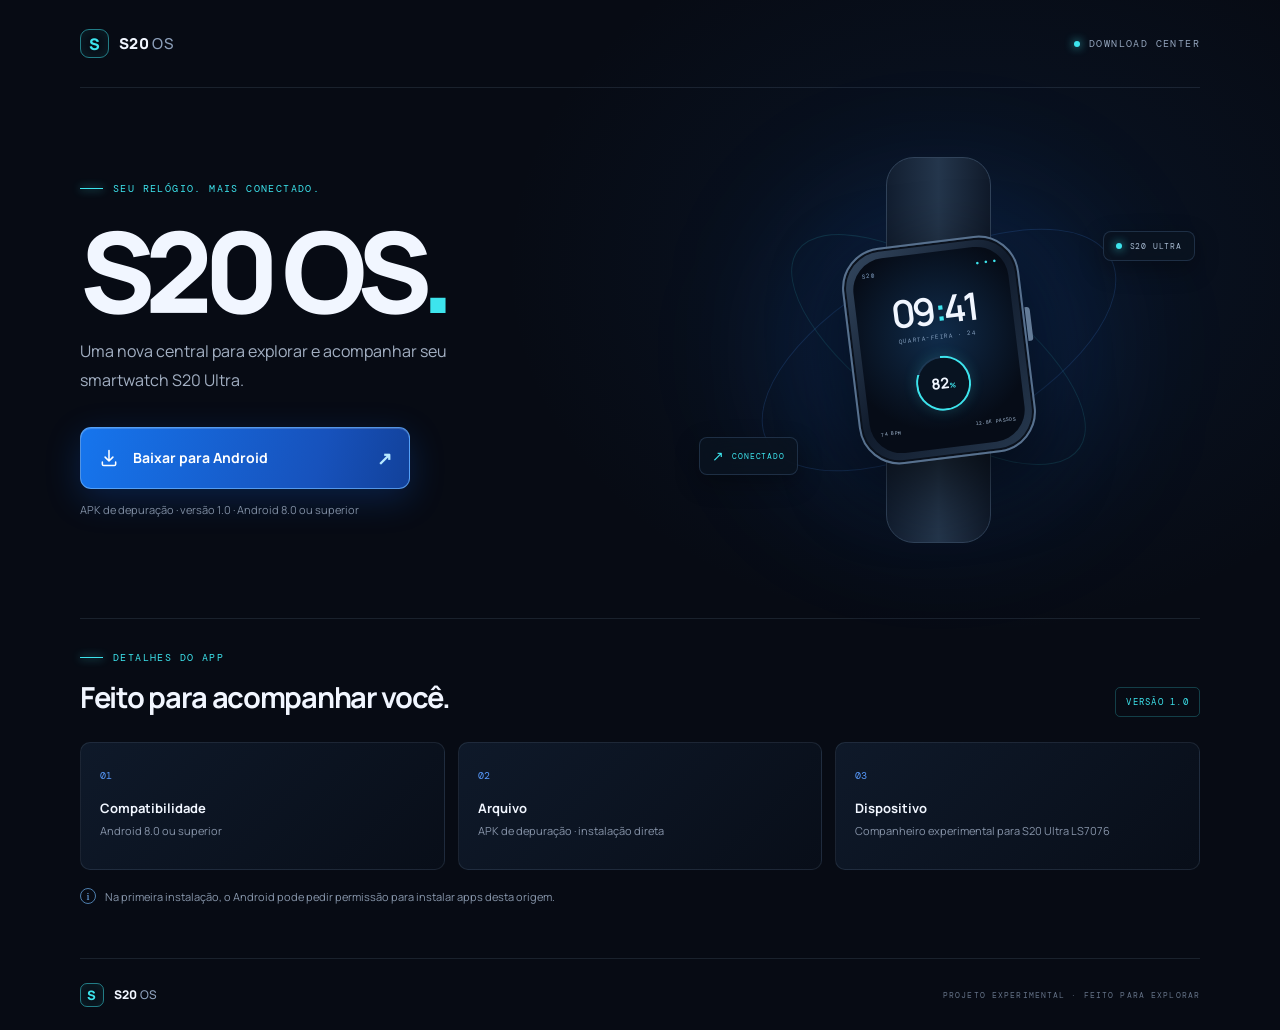
<file: index.html>
<!doctype html>
<html lang="pt-BR">
  <head>
    <meta charset="utf-8">
    <meta name="viewport" content="width=device-width, initial-scale=1">
    <meta name="theme-color" content="#070b14">
    <meta name="description" content="Baixe o S20 OS para Android e conheça a versão mais recente do aplicativo.">
    <title>S20 OS Download Center</title>
    <link rel="stylesheet" href="styles.css">
  </head>
  <body>
    <main class="page-shell">
      <header class="topbar" aria-label="S20 OS">
        <a class="brand" href="#inicio" aria-label="S20 OS, início">
          <span class="brand-mark" aria-hidden="true">S</span>
          <span>S20 <span class="brand-light">OS</span></span>
        </a>
        <span class="topbar-label"><span class="status-dot"></span> DOWNLOAD CENTER</span>
      </header>

      <section class="hero" id="inicio" aria-labelledby="page-title">
        <div class="hero-copy">
          <p class="eyebrow"><span class="eyebrow-line"></span> SEU RELÓGIO. MAIS CONECTADO.</p>
          <h1 id="page-title">S20 OS<span class="title-period">.</span></h1>
          <p class="intro">Uma nova central para explorar e acompanhar seu smartwatch S20 Ultra.</p>
          <a class="download-button" href="https://github.com/ahg259940-arch/S20-OS/releases/latest/download/s20-os.apk">
            <svg aria-hidden="true" viewBox="0 0 24 24" fill="none">
              <path d="M12 3.75v11.5m0 0 4.25-4.25M12 15.25l-4.25-4.25M4.75 16.5v2.25c0 .83.67 1.5 1.5 1.5h11.5c.83 0 1.5-.67 1.5-1.5V16.5" stroke="currentColor" stroke-width="1.7" stroke-linecap="round" stroke-linejoin="round"/>
            </svg>
            <span>Baixar para Android</span>
            <span class="button-arrow" aria-hidden="true">↗</span>
          </a>
          <p class="download-note">APK de depuração · versão 1.0 · Android 8.0 ou superior</p>
        </div>

        <div class="device-art" aria-hidden="true">
          <div class="orbit orbit-one"></div>
          <div class="orbit orbit-two"></div>
          <div class="device-glow"></div>
          <div class="watch-strap strap-top"></div>
          <div class="watch-strap strap-bottom"></div>
          <div class="watch-case">
            <div class="watch-screen">
              <div class="screen-top"><span>S20</span><span class="screen-signal">● ● ●</span></div>
              <div class="watch-time">09<span>:</span>41</div>
              <div class="watch-date">QUARTA-FEIRA · 24</div>
              <div class="watch-ring"><span>82<small>%</small></span></div>
              <div class="screen-bottom"><span>74 BPM</span><span>12.8K PASSOS</span></div>
            </div>
          </div>
          <div class="floating-chip chip-top"><span class="chip-pulse"></span> S20 ULTRA</div>
          <div class="floating-chip chip-bottom"><span>↗</span> CONECTADO</div>
        </div>
      </section>

      <section class="details" aria-label="Informações do aplicativo">
        <div class="section-heading">
          <div>
            <p class="eyebrow"><span class="eyebrow-line"></span> DETALHES DO APP</p>
            <h2>Feito para acompanhar você.</h2>
          </div>
          <span class="version-pill">VERSÃO 1.0</span>
        </div>
        <div class="info-grid">
          <article class="info-card">
            <span class="card-icon" aria-hidden="true">01</span>
            <h3>Compatibilidade</h3>
            <p>Android 8.0 ou superior</p>
          </article>
          <article class="info-card">
            <span class="card-icon" aria-hidden="true">02</span>
            <h3>Arquivo</h3>
            <p>APK de depuração · instalação direta</p>
          </article>
          <article class="info-card">
            <span class="card-icon" aria-hidden="true">03</span>
            <h3>Dispositivo</h3>
            <p>Companheiro experimental para S20 Ultra LS7076</p>
          </article>
        </div>
        <p class="install-note"><span aria-hidden="true">i</span> Na primeira instalação, o Android pode pedir permissão para instalar apps desta origem.</p>
      </section>

      <footer class="footer">
        <a class="brand footer-brand" href="#inicio"><span class="brand-mark" aria-hidden="true">S</span><span>S20 <span class="brand-light">OS</span></span></a>
        <span>PROJETO EXPERIMENTAL · FEITO PARA EXPLORAR</span>
      </footer>
    </main>
  </body>
</html>
</file>
<file: styles.css>
@import url('https://fonts.googleapis.com/css2?family=DM+Mono:wght@400;500&family=Manrope:wght@400;500;600;700;800&display=swap');

:root {
  color-scheme: dark;
  --bg: #070b14;
  --surface: #0c1220;
  --line: rgba(154, 183, 218, .13);
  --muted: #8794a9;
  --text: #f1f6ff;
  --blue: #438dff;
  --cyan: #3de4ed;
  font-family: 'Manrope', sans-serif;
}

* { box-sizing: border-box; }
html { scroll-behavior: smooth; }
body {
  margin: 0;
  min-width: 320px;
  color: var(--text);
  background: radial-gradient(ellipse at 76% 26%, rgba(22, 77, 147, .14), transparent 34%), var(--bg);
}
a { color: inherit; }
.page-shell { width: min(1120px, calc(100% - 64px)); margin: 0 auto; }
.topbar, .footer { display: flex; align-items: center; justify-content: space-between; }
.topbar { height: 88px; border-bottom: 1px solid var(--line); }
.brand { display: inline-flex; align-items: center; gap: 10px; font-size: 15px; font-weight: 800; letter-spacing: .02em; text-decoration: none; }
.brand-light { color: #8da0bb; font-weight: 500; }
.brand-mark { display: grid; width: 29px; height: 29px; place-items: center; border: 1px solid rgba(61, 228, 237, .52); border-radius: 9px; color: var(--cyan); font-size: 16px; box-shadow: inset 0 0 15px rgba(61, 228, 237, .1); }
.topbar-label, .eyebrow, .version-pill, .footer > span { font-family: 'DM Mono', monospace; font-size: 10px; letter-spacing: .14em; }
.topbar-label { display: flex; align-items: center; gap: 9px; color: #92a3bb; }
.status-dot, .chip-pulse { width: 6px; height: 6px; border-radius: 50%; background: var(--cyan); box-shadow: 0 0 10px var(--cyan); }
.hero { min-height: 530px; display: grid; grid-template-columns: 1fr .92fr; align-items: center; gap: 30px; padding: 45px 0 52px; }
.hero-copy { position: relative; z-index: 1; }
.eyebrow { display: flex; align-items: center; gap: 10px; margin: 0; color: var(--cyan); }
.eyebrow-line { width: 23px; height: 1px; background: var(--cyan); box-shadow: 0 0 8px var(--cyan); }
h1 { margin: 23px 0 13px; font-size: clamp(66px, 9vw, 112px); line-height: .95; letter-spacing: -.085em; font-weight: 800; }
.title-period { color: var(--cyan); }
.intro { max-width: 390px; margin: 0; color: #a3b0c3; font-size: 16px; line-height: 1.8; }
.download-button { width: min(100%, 330px); min-height: 62px; display: flex; align-items: center; gap: 13px; margin-top: 32px; padding: 0 17px; border: 1px solid rgba(110, 182, 255, .7); border-radius: 11px; background: linear-gradient(105deg, #1675ed, #1752bc 72%, #12419a); box-shadow: 0 10px 35px rgba(21, 101, 229, .24), inset 0 1px rgba(255,255,255,.16); color: #fff; font-size: 14px; font-weight: 700; text-decoration: none; transition: transform .18s ease, box-shadow .18s ease; }
.download-button:hover { transform: translateY(-2px); box-shadow: 0 14px 40px rgba(21, 101, 229, .37), inset 0 1px rgba(255,255,255,.16); }
.download-button:focus-visible { outline: 2px solid var(--cyan); outline-offset: 4px; }
.download-button svg { width: 22px; height: 22px; }
.button-arrow { margin-left: auto; color: #b9eaff; font-size: 18px; }
.download-note { margin: 13px 0 0; color: #7f8da2; font-size: 11px; }
.device-art { position: relative; display: grid; min-height: 420px; place-items: center; isolation: isolate; }
.device-glow { position: absolute; z-index: -1; width: 280px; height: 280px; border-radius: 50%; background: rgba(24, 117, 255, .2); filter: blur(72px); }
.orbit { position: absolute; width: 390px; height: 180px; border: 1px solid rgba(72, 147, 255, .17); border-radius: 50%; transform: rotate(-28deg); }
.orbit-two { width: 345px; height: 145px; border-color: rgba(61, 228, 237, .13); transform: rotate(35deg); }
.watch-strap { position: absolute; z-index: 0; width: 105px; height: 145px; background: linear-gradient(90deg, #121e30, #24364c 50%, #101a2a); border: 1px solid #31435a; }
.strap-top { top: 17px; border-radius: 28px 28px 14px 14px; }
.strap-bottom { bottom: 17px; border-radius: 14px 14px 28px 28px; }
.watch-case { position: relative; z-index: 1; width: 178px; height: 218px; padding: 9px; border: 2px solid #58718e; border-radius: 41px; background: linear-gradient(135deg, #344860, #111c2d 48%, #26384e); box-shadow: 0 24px 70px rgba(0,0,0,.62), inset 0 0 0 2px #0a111c; transform: rotate(-7deg); }
.watch-case::after { content: ''; position: absolute; top: 75px; right: -8px; width: 5px; height: 34px; border-radius: 0 3px 3px 0; background: #647c98; }
.watch-screen { height: 100%; padding: 12px 10px 9px; overflow: hidden; border-radius: 32px; background: radial-gradient(circle at 50% 42%, #102c4b, #060c17 70%); text-align: center; }
.screen-top, .screen-bottom { display: flex; justify-content: space-between; color: #86a5c9; font-family: 'DM Mono', monospace; font-size: 6px; letter-spacing: .08em; }
.screen-signal { color: var(--cyan); }
.watch-time { margin-top: 18px; font-size: 38px; font-weight: 600; letter-spacing: -.07em; line-height: 1; }
.watch-time span { color: var(--cyan); }
.watch-date { margin-top: 5px; color: #87a2c1; font-family: 'DM Mono', monospace; font-size: 6px; letter-spacing: .1em; }
.watch-ring { width: 55px; height: 55px; display: grid; place-items: center; margin: 15px auto 13px; border: 2px solid transparent; border-radius: 50%; background: linear-gradient(#081321, #081321) padding-box, conic-gradient(var(--cyan) 0 82%, #1c3853 82%) border-box; box-shadow: 0 0 14px rgba(61,228,237,.18); font-size: 15px; font-weight: 700; }
.watch-ring small { color: var(--cyan); font-size: 7px; }
.screen-bottom { color: #a8bfd9; font-size: 5px; }
.floating-chip { position: absolute; z-index: 2; display: flex; align-items: center; gap: 8px; padding: 9px 12px; border: 1px solid rgba(122, 167, 218, .2); border-radius: 8px; background: rgba(10, 19, 32, .86); box-shadow: 0 8px 25px rgba(0,0,0,.3); color: #a8bbd2; font-family: 'DM Mono', monospace; font-size: 8px; letter-spacing: .1em; backdrop-filter: blur(12px); }
.chip-top { top: 91px; right: 1%; }
.chip-bottom { bottom: 85px; left: 4%; color: var(--cyan); }
.chip-bottom > span { font-size: 14px; }
.details { padding: 32px 0 54px; border-top: 1px solid var(--line); }
.section-heading { display: flex; align-items: end; justify-content: space-between; gap: 20px; margin-bottom: 25px; }
h2 { margin: 13px 0 0; font-size: clamp(21px, 3vw, 29px); letter-spacing: -.045em; }
.version-pill { padding: 8px 10px; border: 1px solid rgba(61, 228, 237, .24); border-radius: 5px; color: var(--cyan); font-size: 9px; white-space: nowrap; }
.info-grid { display: grid; grid-template-columns: repeat(3, 1fr); gap: 13px; }
.info-card { min-height: 128px; padding: 19px; border: 1px solid var(--line); border-radius: 10px; background: linear-gradient(135deg, rgba(17, 29, 47, .8), rgba(9, 15, 26, .8)); }
.card-icon { color: #5799fb; font-family: 'DM Mono', monospace; font-size: 10px; }
.info-card h3 { margin: 15px 0 5px; font-size: 13px; }
.info-card p { margin: 0; color: var(--muted); font-size: 11px; line-height: 1.65; }
.install-note { display: flex; align-items: center; gap: 9px; margin: 18px 0 0; color: #8998ad; font-size: 11px; }
.install-note > span { display: grid; width: 16px; height: 16px; place-items: center; border: 1px solid #4e7fae; border-radius: 50%; color: #76b8ff; font-family: serif; font-size: 11px; }
.footer { min-height: 72px; border-top: 1px solid var(--line); }
.footer-brand { font-size: 12px; }
.footer-brand .brand-mark { width: 24px; height: 24px; border-radius: 7px; font-size: 13px; }
.footer > span { color: #647287; font-size: 8px; }

@media (max-width: 700px) {
  .page-shell { width: min(100% - 38px, 500px); }
  .topbar { height: 70px; }
  .topbar-label { font-size: 8px; }
  .hero { min-height: 0; grid-template-columns: 1fr; gap: 0; padding: 55px 0 32px; }
  h1 { margin-top: 20px; font-size: clamp(72px, 19vw, 100px); }
  .intro { max-width: 340px; font-size: 14px; }
  .download-button { margin-top: 25px; }
  .device-art { min-height: 355px; margin-top: 3px; }
  .orbit { width: 330px; height: 155px; }
  .orbit-two { width: 300px; height: 130px; }
  .watch-case { width: 158px; height: 196px; }
  .watch-strap { width: 94px; height: 130px; }
  .strap-top { top: 20px; }
  .strap-bottom { bottom: 20px; }
  .chip-top { top: 64px; right: 2%; }
  .chip-bottom { bottom: 63px; left: 1%; }
  .details { padding-top: 26px; }
  .info-grid { grid-template-columns: 1fr; gap: 9px; }
  .info-card { min-height: 0; padding: 15px 17px; }
  .info-card h3 { margin-top: 9px; }
  .footer > span { max-width: 145px; text-align: right; line-height: 1.6; }
}

@media (prefers-reduced-motion: reduce) {
  html { scroll-behavior: auto; }
  *, *::before, *::after { transition-duration: .01ms !important; }
}
</file>
